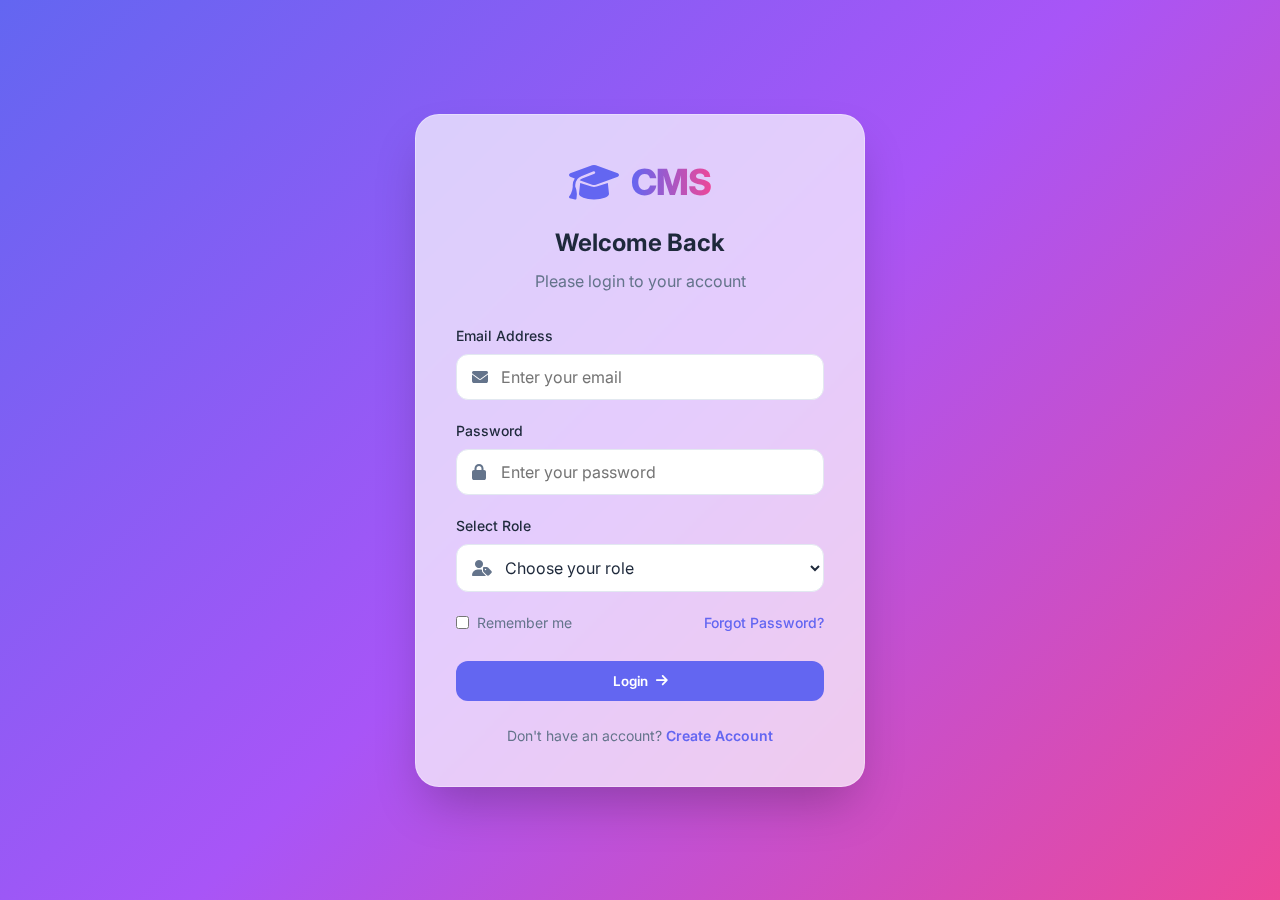
<file: index.html>
<!DOCTYPE html>
<html lang="en">
<head>
    <meta charset="UTF-8">
    <meta name="viewport" content="width=device-width, initial-scale=1.0">
    <title>CMS - Class Management System</title>
    <!-- Google Fonts -->
    <link href="https://fonts.googleapis.com/css2?family=Inter:wght@300;400;500;600;700&display=swap" rel="stylesheet">
    <!-- Font Awesome for Icons -->
    <link rel="stylesheet" href="https://cdnjs.cloudflare.com/ajax/libs/font-awesome/6.4.0/css/all.min.css">
    <!-- Styles -->
    <link rel="stylesheet" href="css/style.css">
    <link rel="stylesheet" href="css/auth.css">
</head>
<body>
    <div class="auth-container">
        <div class="auth-box glass animate-fade-in">
            <div class="auth-header">
                <div class="logo">
                    <i class="fas fa-graduation-cap"></i>
                    <h1>CMS</h1>
                </div>
                <h2>Welcome Back</h2>
                <p>Please login to your account</p>
            </div>

            <form id="loginForm" class="auth-form">
                <div class="form-group">
                    <label for="email">Email Address</label>
                    <div class="input-icon">
                        <i class="fas fa-envelope"></i>
                        <input type="email" id="email" placeholder="Enter your email" required>
                    </div>
                </div>

                <div class="form-group">
                    <label for="password">Password</label>
                    <div class="input-icon">
                        <i class="fas fa-lock"></i>
                        <input type="password" id="password" placeholder="Enter your password" required>
                    </div>
                </div>

                <div class="form-group">
                    <label for="role">Select Role</label>
                    <div class="input-icon">
                        <i class="fas fa-user-tag"></i>
                        <select id="role" required>
                            <option value="" disabled selected>Choose your role</option>
                            <option value="admin">Admin</option>
                            <option value="teacher">Teacher</option>
                            <option value="student">Student</option>
                        </select>
                    </div>
                </div>

                <div class="form-footer">
                    <label class="remember-me">
                        <input type="checkbox"> Remember me
                    </label>
                    <a href="#" class="forgot-password">Forgot Password?</a>
                </div>

                <button type="submit" class="btn btn-primary btn-block">
                    Login <i class="fas fa-arrow-right"></i>
                </button>
            </form>

            <div class="auth-bottom">
                <p>Don't have an account? <a href="signup.html">Create Account</a></p>
            </div>
        </div>
    </div>

    <!-- Scripts -->
    <script src="js/utils.js"></script>
    <script src="js/storage.js"></script>
    <script src="js/auth.js"></script>
</body>
</html>
</file>
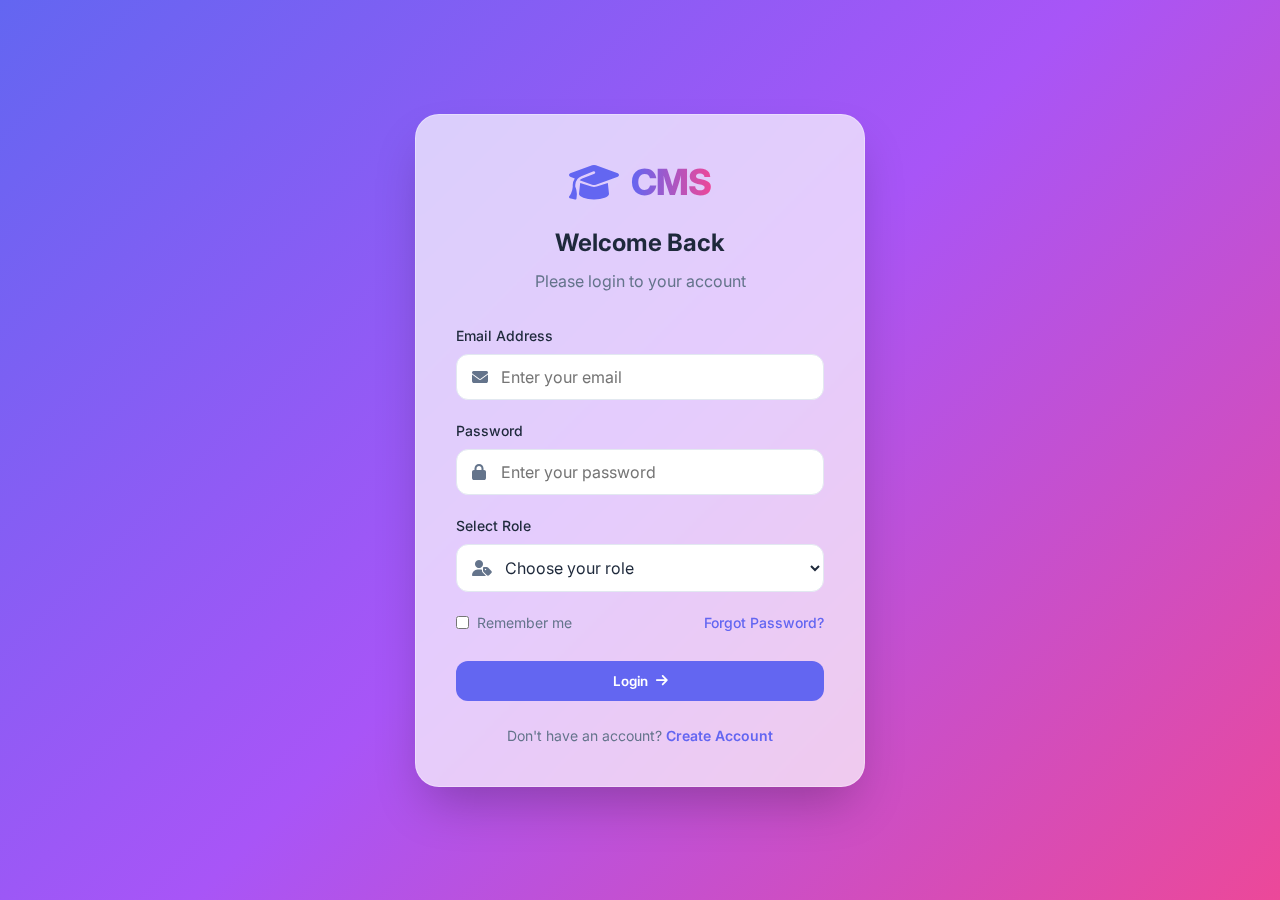
<file: admin-dashboard.html>
<!DOCTYPE html>
<html lang="en">

<head>
    <meta charset="UTF-8">
    <meta name="viewport" content="width=device-width, initial-scale=1.0">
    <title>Admin Dashboard - CMS</title>
    <!-- Google Fonts -->
    <link href="https://fonts.googleapis.com/css2?family=Inter:wght@300;400;500;600;700&display=swap" rel="stylesheet">
    <!-- Font Awesome -->
    <link rel="stylesheet" href="https://cdnjs.cloudflare.com/ajax/libs/font-awesome/6.4.0/css/all.min.css">
    <!-- Styles -->
    <link rel="stylesheet" href="css/style.css">
    <link rel="stylesheet" href="css/admin.css">
</head>

<body>
    <div class="dashboard-container">
        <!-- Sidebar -->
        <aside class="sidebar">
            <div class="sidebar-header">
                <i class="fas fa-graduation-cap"></i>
                <span>CMS Admin</span>
            </div>
            <nav class="sidebar-nav">
                <ul>
                    <li class="active" data-tab="overview">
                        <i class="fas fa-th-large"></i> Overview
                    </li>
                    <li data-tab="students">
                        <i class="fas fa-user-graduate"></i> Students
                    </li>
                    <li data-tab="teachers">
                        <i class="fas fa-chalkboard-teacher"></i> Teachers
                    </li>
                    <li data-tab="classes">
                        <i class="fas fa-school"></i> Classes
                    </li>
                    <li data-tab="subjects">
                        <i class="fas fa-book"></i> Subjects
                    </li>
                    <li data-tab="settings">
                        <i class="fas fa-cog"></i> Settings
                    </li>
                </ul>
            </nav>
            <div class="sidebar-footer">
                <button class="btn-logout" onclick="Storage.logout()">
                    <i class="fas fa-sign-out-alt"></i> Logout
                </button>
            </div>
        </aside>

        <!-- Main Content -->
        <main class="main-content">
            <header class="top-bar">
                <div class="search-box">
                    <i class="fas fa-search"></i>
                    <input type="text" placeholder="Search anything...">
                </div>
                <div class="top-bar-right">
                    <button class="theme-toggle" onclick="Utils.toggleTheme()">
                        <i class="fas fa-moon"></i>
                    </button>
                    <div class="user-profile">
                        <img src="https://ui-avatars.com/api/?name=Admin+User&background=6366f1&color=fff" alt="Admin">
                        <span id="admin-name">Admin User</span>
                    </div>
                </div>
            </header>

            <div class="content-body">
                <!-- Overview Tab -->
                <section id="overview-tab" class="tab-content active">
                    <div class="stats-grid">
                        <div class="stat-card animate-slide-up">
                            <div class="stat-icon purple"><i class="fas fa-user-graduate"></i></div>
                            <div class="stat-info">
                                <h3 id="stat-students">0</h3>
                                <p>Total Students</p>
                            </div>
                        </div>
                        <div class="stat-card animate-slide-up" style="animation-delay: 0.1s">
                            <div class="stat-icon blue"><i class="fas fa-chalkboard-teacher"></i></div>
                            <div class="stat-info">
                                <h3 id="stat-teachers">0</h3>
                                <p>Total Teachers</p>
                            </div>
                        </div>
                        <div class="stat-card animate-slide-up" style="animation-delay: 0.2s">
                            <div class="stat-icon pink"><i class="fas fa-school"></i></div>
                            <div class="stat-info">
                                <h3 id="stat-classes">0</h3>
                                <p>Total Classes</p>
                            </div>
                        </div>
                        <div class="stat-card animate-slide-up" style="animation-delay: 0.3s">
                            <div class="stat-icon orange"><i class="fas fa-book"></i></div>
                            <div class="stat-info">
                                <h3 id="stat-subjects">0</h3>
                                <p>Total Subjects</p>
                            </div>
                        </div>
                    </div>

                    <div class="recent-activity card mt-2">
                        <div class="card-header">
                            <h2>Recent Activity</h2>
                            <button class="btn btn-sm">View All</button>
                        </div>
                        <div class="activity-list" id="recent-activity-list">
                            <!-- Activities will be injected here -->
                            <p class="text-muted text-center p-2">No recent activity found.</p>
                        </div>
                    </div>
                </section>

                <!-- Students Tab -->
                <section id="students-tab" class="tab-content">
                    <div class="section-header">
                        <h2>Students Management</h2>
                        <div class="filters">
                            <select id="filter-fee" onchange="Admin.renderStudents()">
                                <option value="">All Fee Status</option>
                                <option value="Paid">Paid</option>
                                <option value="Pending">Pending</option>
                            </select>
                            <select id="filter-class" onchange="Admin.renderStudents()">
                                <option value="">All Classes</option>
                                <!-- Populated via JS -->
                            </select>
                            <button class="btn btn-primary" onclick="Admin.openModal('student')">
                                <i class="fas fa-plus"></i> Add Student
                            </button>
                        </div>
                    </div>
                    <div class="table-container card">
                        <table id="students-table">
                            <thead>
                                <tr>
                                    <th>Name</th>
                                    <th>Class</th>
                                    <th>Roll No</th>
                                    <th>Attendance</th>
                                    <th>Performance</th>
                                    <th>Fee Status</th>
                                    <th>Actions</th>
                                </tr>
                            </thead>
                            <tbody>
                                <!-- Students data -->
                            </tbody>
                        </table>
                    </div>
                </section>

                <!-- Teachers Tab -->
                <section id="teachers-tab" class="tab-content">
                    <div class="section-header">
                        <h2>Teachers Management</h2>
                        <button class="btn btn-primary" onclick="Admin.openModal('teacher')">
                            <i class="fas fa-plus"></i> Add Teacher
                        </button>
                    </div>
                    <div class="table-container card">
                        <table id="teachers-table">
                            <thead>
                                <tr>
                                    <th>Name</th>
                                    <th>Email</th>
                                    <th>Subject</th>
                                    <th>Actions</th>
                                </tr>
                            </thead>
                            <tbody></tbody>
                        </table>
                    </div>
                </section>

                <!-- Classes Tab -->
                <section id="classes-tab" class="tab-content">
                    <div class="section-header">
                        <h2>Classes Management</h2>
                        <button class="btn btn-primary" onclick="Admin.openModal('class')">
                            <i class="fas fa-plus"></i> Add Class
                        </button>
                    </div>
                    <div class="table-container card">
                        <table id="classes-table">
                            <thead>
                                <tr>
                                    <th>Class Name</th>
                                    <th>Section</th>
                                    <th>Class Teacher</th>
                                    <th>Actions</th>
                                </tr>
                            </thead>
                            <tbody></tbody>
                        </table>
                    </div>
                </section>

                <!-- Subjects Tab -->
                <section id="subjects-tab" class="tab-content">
                    <div class="section-header">
                        <h2>Subjects Management</h2>
                        <button class="btn btn-primary" onclick="Admin.openModal('subject')">
                            <i class="fas fa-plus"></i> Add Subject
                        </button>
                    </div>
                    <div class="table-container card">
                        <table id="subjects-table">
                            <thead>
                                <tr>
                                    <th>Subject Name</th>
                                    <th>Subject Code</th>
                                    <th>Teacher</th>
                                    <th>Actions</th>
                                </tr>
                            </thead>
                            <tbody></tbody>
                        </table>
                    </div>
                </section>
            </div>
        </main>
    </div>

    <!-- Modals -->
    <div id="modal-container" class="modal-overlay">
        <!-- Modals will be injected via JS -->
    </div>

    <!-- Scripts -->
    <script src="js/utils.js"></script>
    <script src="js/storage.js"></script>
    <script src="js/admin.js"></script>
</body>

</html>
</file>
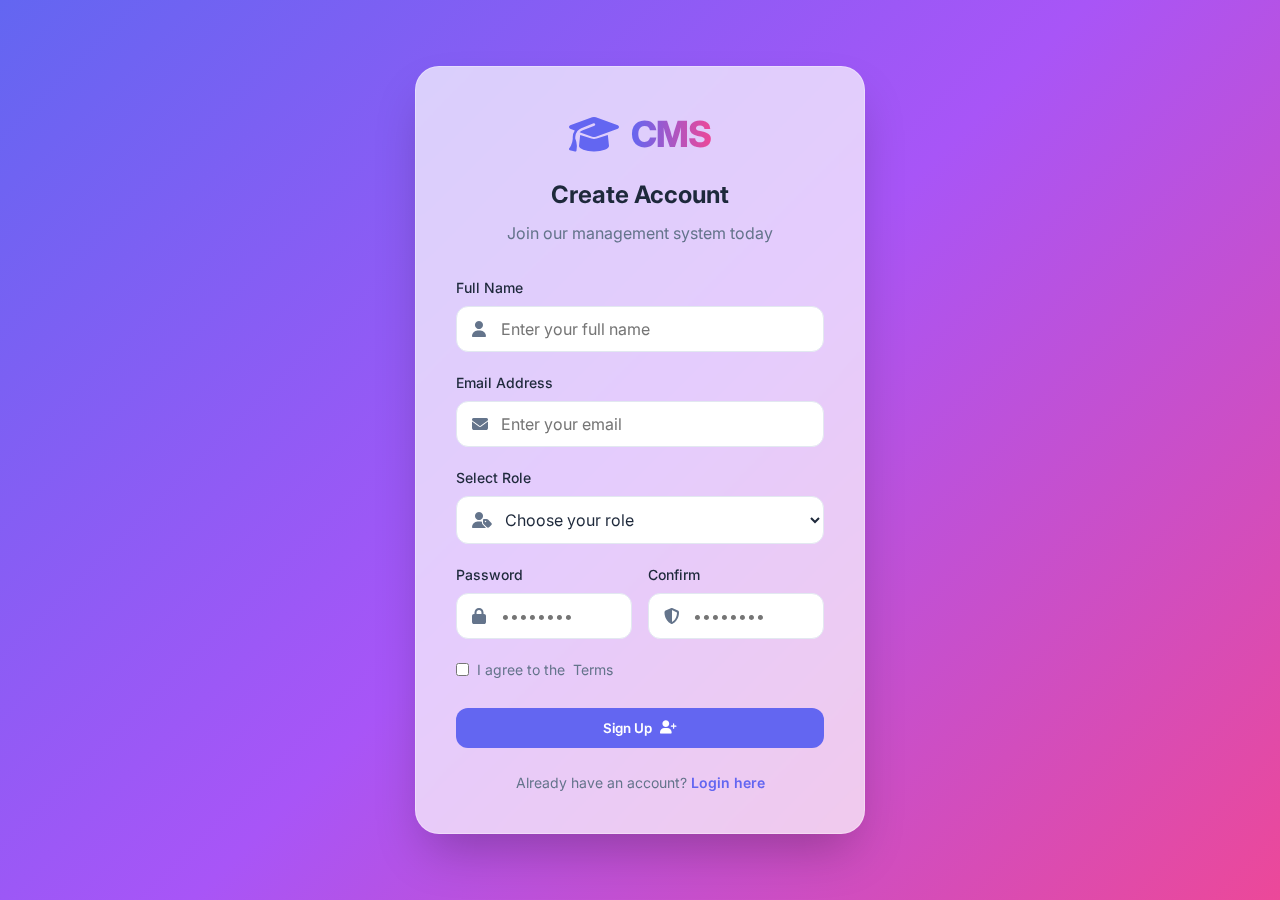
<file: signup.html>
<!DOCTYPE html>
<html lang="en">

<head>
    <meta charset="UTF-8">
    <meta name="viewport" content="width=device-width, initial-scale=1.0">
    <title>CMS - Signup</title>
    <!-- Google Fonts -->
    <link href="https://fonts.googleapis.com/css2?family=Inter:wght@300;400;500;600;700&display=swap" rel="stylesheet">
    <!-- Font Awesome for Icons -->
    <link rel="stylesheet" href="https://cdnjs.cloudflare.com/ajax/libs/font-awesome/6.4.0/css/all.min.css">
    <!-- Styles -->
    <link rel="stylesheet" href="css/style.css">
    <link rel="stylesheet" href="css/auth.css">
</head>

<body>
    <div class="auth-container">
        <div class="auth-box glass animate-fade-in">
            <div class="auth-header">
                <div class="logo">
                    <i class="fas fa-graduation-cap"></i>
                    <h1>CMS</h1>
                </div>
                <h2>Create Account</h2>
                <p>Join our management system today</p>
            </div>

            <form id="signupForm" class="auth-form">
                <div class="form-group">
                    <label for="name">Full Name</label>
                    <div class="input-icon">
                        <i class="fas fa-user"></i>
                        <input type="text" id="name" placeholder="Enter your full name" required>
                    </div>
                </div>

                <div class="form-group">
                    <label for="email">Email Address</label>
                    <div class="input-icon">
                        <i class="fas fa-envelope"></i>
                        <input type="email" id="email" placeholder="Enter your email" required>
                    </div>
                </div>

                <div class="form-group">
                    <label for="role">Select Role</label>
                    <div class="input-icon">
                        <i class="fas fa-user-tag"></i>
                        <select id="role" required>
                            <option value="" disabled selected>Choose your role</option>
                            <option value="admin">Admin</option>
                            <option value="teacher">Teacher</option>
                            <option value="student">Student</option>
                        </select>
                    </div>
                </div>

                <div class="grid-2">
                    <div class="form-group">
                        <label for="password">Password</label>
                        <div class="input-icon">
                            <i class="fas fa-lock"></i>
                            <input type="password" id="password" placeholder="••••••••" required>
                        </div>
                    </div>
                    <div class="form-group">
                        <label for="confirm-password">Confirm</label>
                        <div class="input-icon">
                            <i class="fas fa-shield-alt"></i>
                            <input type="password" id="confirm-password" placeholder="••••••••" required>
                        </div>
                    </div>
                </div>

                <div class="form-footer">
                    <label class="remember-me">
                        <input type="checkbox" required> I agree to the <a href="#">Terms</a>
                    </label>
                </div>

                <button type="submit" class="btn btn-primary btn-block">
                    Sign Up <i class="fas fa-user-plus"></i>
                </button>
            </form>

            <div class="auth-bottom">
                <p>Already have an account? <a href="index.html">Login here</a></p>
            </div>
        </div>
    </div>

    <style>
        .grid-2 {
            display: grid;
            grid-template-columns: 1fr 1fr;
            gap: 1rem;
        }

        @media (max-width: 480px) {
            .grid-2 {
                grid-template-columns: 1fr;
            }
        }
    </style>

    <!-- Scripts -->
    <script src="js/utils.js"></script>
    <script src="js/storage.js"></script>
    <script src="js/auth.js"></script>
</body>

</html>
</file>
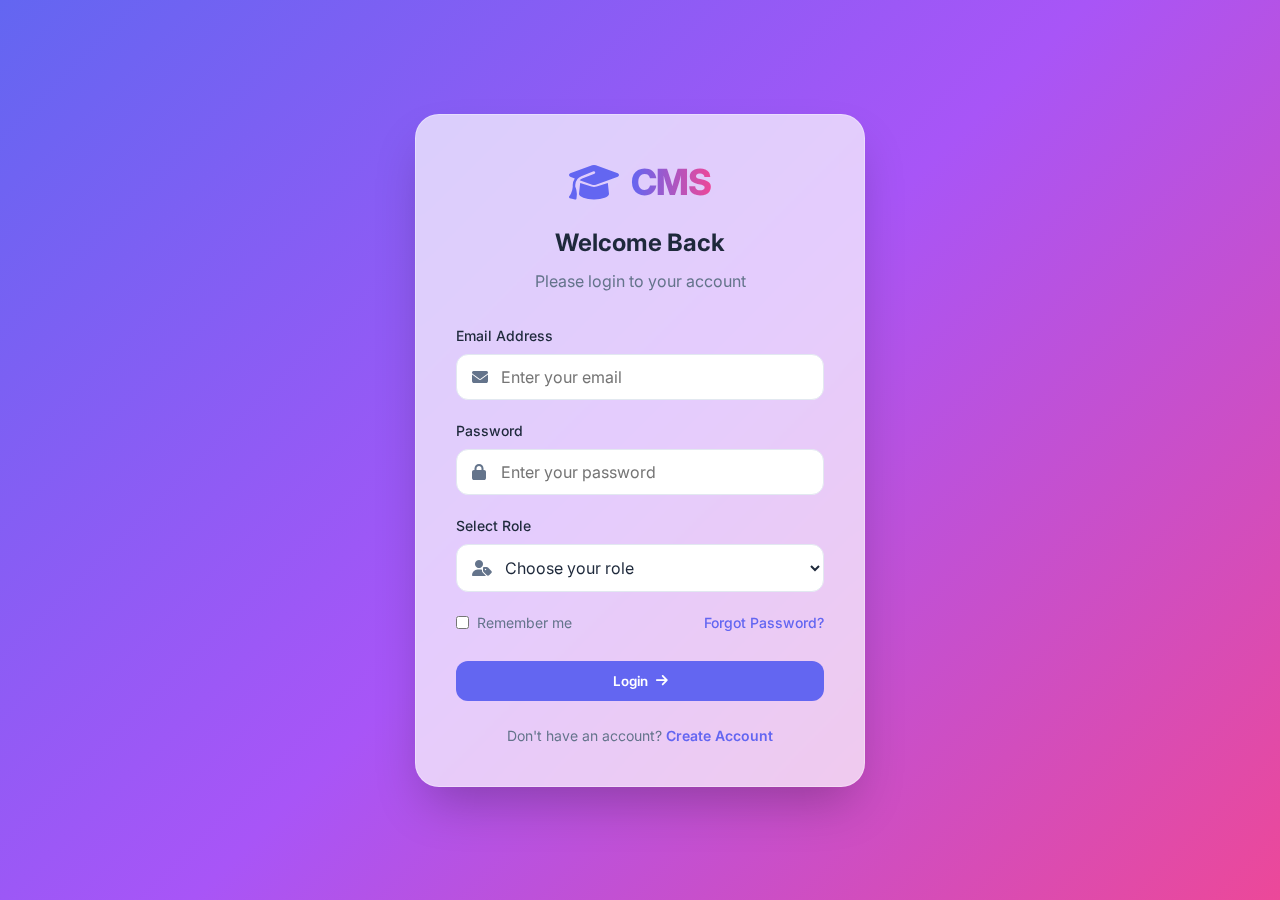
<file: student-dashboard.html>
<!DOCTYPE html>
<html lang="en">

<head>
    <meta charset="UTF-8">
    <meta name="viewport" content="width=device-width, initial-scale=1.0">
    <title>Student Dashboard - CMS</title>
    <!-- Google Fonts -->
    <link href="https://fonts.googleapis.com/css2?family=Inter:wght@300;400;500;600;700&display=swap" rel="stylesheet">
    <!-- Font Awesome -->
    <link rel="stylesheet" href="https://cdnjs.cloudflare.com/ajax/libs/font-awesome/6.4.0/css/all.min.css">
    <!-- Styles -->
    <link rel="stylesheet" href="css/style.css">
    <link rel="stylesheet" href="css/admin.css"> <!-- Reusing dashboard layout -->
    <link rel="stylesheet" href="css/student.css">
</head>

<body>
    <div class="dashboard-container">
        <!-- Sidebar -->
        <aside class="sidebar">
            <div class="sidebar-header">
                <i class="fas fa-graduation-cap"></i>
                <span>CMS Student</span>
            </div>
            <nav class="sidebar-nav">
                <ul>
                    <li class="active" data-tab="overview">
                        <i class="fas fa-home"></i> Dashboard
                    </li>
                    <li data-tab="classes">
                        <i class="fas fa-book-reader"></i> My Classes
                    </li>
                    <li data-tab="attendance">
                        <i class="fas fa-user-check"></i> My Attendance
                    </li>
                    <li data-tab="assignments">
                        <i class="fas fa-tasks"></i> Assignments
                    </li>
                    <li data-tab="grades">
                        <i class="fas fa-award"></i> My Grades
                    </li>
                    <li data-tab="profile">
                        <i class="fas fa-user-circle"></i> My Profile
                    </li>
                </ul>
            </nav>
            <div class="sidebar-footer">
                <button class="btn-logout" onclick="Storage.logout()">
                    <i class="fas fa-sign-out-alt"></i> Logout
                </button>
            </div>
        </aside>

        <!-- Main Content -->
        <main class="main-content">
            <header class="top-bar">
                <div class="search-box">
                    <i class="fas fa-search"></i>
                    <input type="text" placeholder="Search my courses, assignments...">
                </div>
                <div class="top-bar-right">
                    <button class="theme-toggle" onclick="Utils.toggleTheme()">
                        <i class="fas fa-moon"></i>
                    </button>
                    <div class="user-profile">
                        <img src="https://ui-avatars.com/api/?name=Student&background=ec4899&color=fff" alt="Student">
                        <span id="student-name">Student Name</span>
                    </div>
                </div>
            </header>

            <div class="content-body">
                <!-- Overview Tab -->
                <section id="overview-tab" class="tab-content active">
                    <div class="welcome-banner glass animate-fade-in">
                        <div class="welcome-text">
                            <h1>Hello, <span id="welcome-name">Student</span>! 👋</h1>
                            <p>You have 3 assignments due this week. Stay on track!</p>
                        </div>
                        <div class="welcome-image">
                            <!-- Could be an illustration -->
                        </div>
                    </div>

                    <div class="stats-grid mt-2">
                        <div class="stat-card animate-slide-up">
                            <div class="stat-icon purple"><i class="fas fa-book"></i></div>
                            <div class="stat-info">
                                <h3 id="stat-courses">4</h3>
                                <p>Courses Enrolled</p>
                            </div>
                        </div>
                        <div class="stat-card animate-slide-up" style="animation-delay: 0.1s">
                            <div class="stat-icon success-bg"><i class="fas fa-check-circle"></i></div>
                            <div class="stat-info">
                                <h3 id="stat-attendance-perc">92%</h3>
                                <p>Attendance</p>
                            </div>
                        </div>
                        <div class="stat-card animate-slide-up" style="animation-delay: 0.2s">
                            <div class="stat-icon orange"><i class="fas fa-feather-alt"></i></div>
                            <div class="stat-info">
                                <h3 id="stat-avg-grade">A-</h3>
                                <p>Overall Grade</p>
                            </div>
                        </div>
                    </div>

                    <div class="grid-2 mt-2">
                        <div class="card">
                            <div class="card-header">
                                <h2>Today's Schedule</h2>
                            </div>
                            <div class="timeline" id="today-schedule">
                                <!-- Dynamic content -->
                                <p class="text-muted">No classes today.</p>
                            </div>
                        </div>
                        <div class="card">
                            <div class="card-header">
                                <h2>Recent Grades</h2>
                            </div>
                            <div class="grades-list" id="recent-grades">
                                <!-- Dynamic content -->
                                <p class="text-muted">No grades posted yet.</p>
                            </div>
                        </div>
                    </div>
                </section>

                <!-- Classes Tab -->
                <section id="classes-tab" class="tab-content">
                    <div class="section-header">
                        <h2>My Enrolled Classes</h2>
                    </div>
                    <div class="classes-grid" id="enrolled-classes-list">
                        <!-- Class Cards -->
                    </div>
                </section>

                <!-- Attendance Tab -->
                <section id="attendance-tab" class="tab-content">
                    <div class="section-header">
                        <h2>My Attendance Records</h2>
                    </div>
                    <div class="card p-0">
                        <div class="attendance-history" id="attendance-history-list">
                            <!-- Table or Calendar view -->
                        </div>
                    </div>
                </section>

                <!-- Assignments Tab -->
                <section id="assignments-tab" class="tab-content">
                    <div class="section-header">
                        <h2>My Assignments</h2>
                        <div class="filters">
                            <select id="assignment-status-filter">
                                <option value="all">All Status</option>
                                <option value="pending">Pending</option>
                                <option value="completed">Completed</option>
                            </select>
                        </div>
                    </div>
                    <div class="assignments-timeline" id="student-assignments-list">
                        <!-- Assignment Timeline -->
                    </div>
                </section>

                <!-- Grades Tab -->
                <section id="grades-tab" class="tab-content">
                    <div class="grades-container" id="student-grades-list">
                        <!-- Semester-wise grades -->
                    </div>
                </section>
            </div>
            <!-- Modal Container for Course Details, Materials, etc. -->
            <div id="modal-container" class="modal-container" style="display: none;"></div>
        </main>
    </div>

    <script src="js/utils.js"></script>
    <script src="js/storage.js"></script>
    <script src="js/student.js"></script>
</body>

</html>
</file>
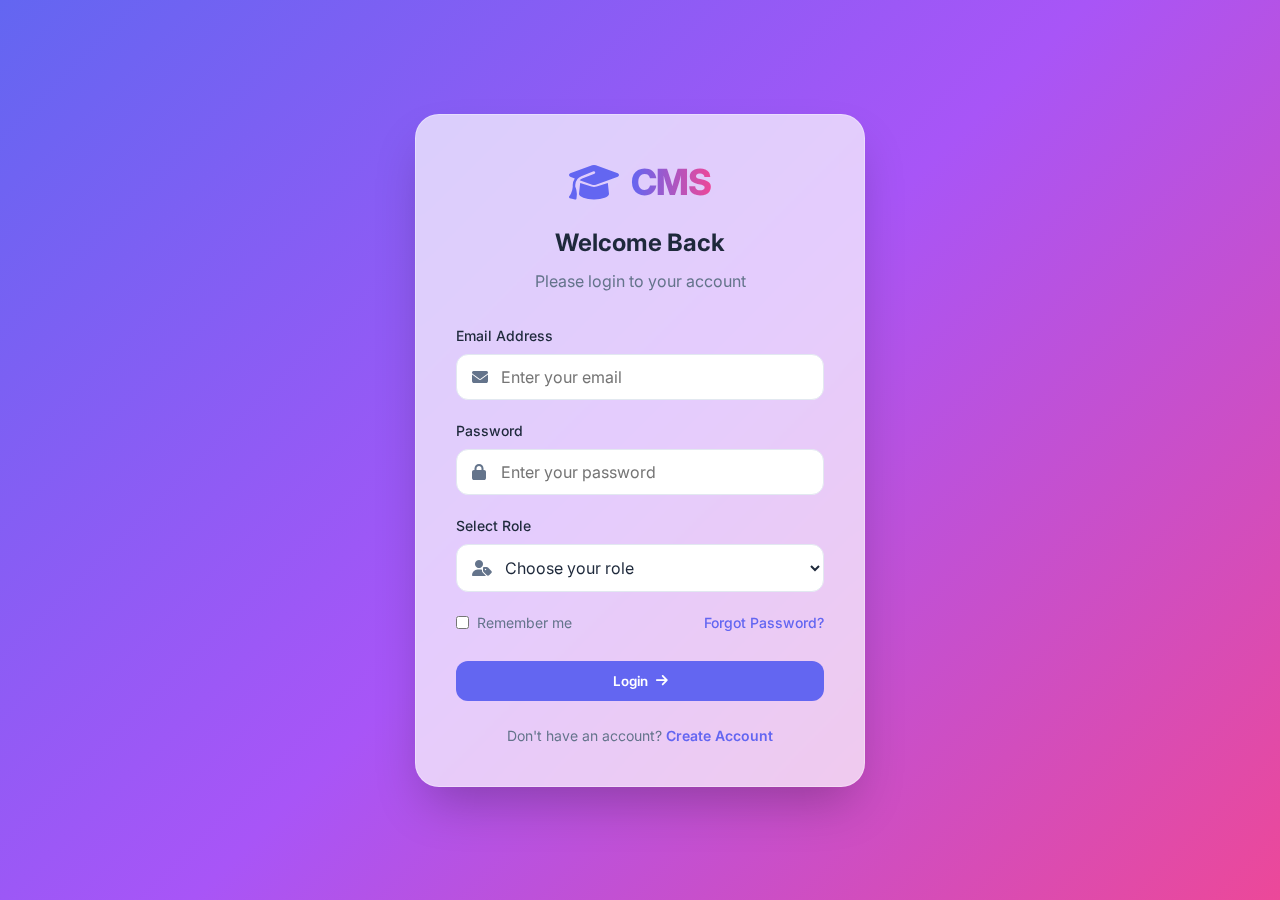
<file: teacher-dashboard.html>
<!DOCTYPE html>
<html lang="en">

<head>
    <meta charset="UTF-8">
    <meta name="viewport" content="width=device-width, initial-scale=1.0">
    <title>Teacher Dashboard - CMS</title>
    <!-- Google Fonts -->
    <link href="https://fonts.googleapis.com/css2?family=Inter:wght@300;400;500;600;700&display=swap" rel="stylesheet">
    <!-- Font Awesome -->
    <link rel="stylesheet" href="https://cdnjs.cloudflare.com/ajax/libs/font-awesome/6.4.0/css/all.min.css">
    <!-- Styles -->
    <link rel="stylesheet" href="css/style.css">
    <link rel="stylesheet" href="css/admin.css"> <!-- Reusing dashboard layout -->
    <link rel="stylesheet" href="css/teacher.css">
</head>

<body>
    <div class="dashboard-container">
        <!-- Sidebar -->
        <aside class="sidebar">
            <div class="sidebar-header">
                <i class="fas fa-graduation-cap"></i>
                <span>CMS Teacher</span>
            </div>
            <nav class="sidebar-nav">
                <ul>
                    <li class="active" data-tab="overview">
                        <i class="fas fa-chart-line"></i> Dashboard
                    </li>
                    <li data-tab="attendance">
                        <i class="fas fa-calendar-check"></i> Attendance
                    </li>
                    <li data-tab="assignments">
                        <i class="fas fa-tasks"></i> Assignments
                    </li>
                    <li data-tab="grades">
                        <i class="fas fa-star"></i> Grades/Marks
                    </li>
                    <li data-tab="my-classes">
                        <i class="fas fa-chalkboard"></i> My Classes
                    </li>
                    <li data-tab="profile">
                        <i class="fas fa-user-circle"></i> Profile
                    </li>
                </ul>
            </nav>
            <div class="sidebar-footer">
                <button class="btn-logout" onclick="Storage.logout()">
                    <i class="fas fa-sign-out-alt"></i> Logout
                </button>
            </div>
        </aside>

        <!-- Main Content -->
        <main class="main-content">
            <header class="top-bar">
                <div class="search-box">
                    <i class="fas fa-search"></i>
                    <input type="text" placeholder="Search students, assignments...">
                </div>
                <div class="top-bar-right">
                    <button class="theme-toggle" onclick="Utils.toggleTheme()">
                        <i class="fas fa-moon"></i>
                    </button>
                    <div class="user-profile">
                        <img src="https://ui-avatars.com/api/?name=Teacher&background=10b981&color=fff" alt="Teacher">
                        <span id="teacher-name">Teacher Name</span>
                    </div>
                </div>
            </header>

            <div class="content-body">
                <!-- Overview Tab -->
                <section id="overview-tab" class="tab-content active">
                    <div class="stats-grid">
                        <div class="stat-card animate-slide-up">
                            <div class="stat-icon purple"><i class="fas fa-users"></i></div>
                            <div class="stat-info">
                                <h3 id="stat-total-students">0</h3>
                                <p>My Students</p>
                            </div>
                        </div>
                        <div class="stat-card animate-slide-up" style="animation-delay: 0.1s">
                            <div class="stat-icon blue"><i class="fas fa-clock"></i></div>
                            <div class="stat-info">
                                <h3 id="stat-pending-assignments">0</h3>
                                <p>Active Assignments</p>
                            </div>
                        </div>
                        <div class="stat-card animate-slide-up" style="animation-delay: 0.2s">
                            <div class="stat-icon success-bg"><i class="fas fa-check-double"></i></div>
                            <div class="stat-info">
                                <h3 id="stat-avg-attendance">0%</h3>
                                <p>Avg. Attendance</p>
                            </div>
                        </div>
                    </div>

                    <div class="grid-2 mt-2">
                        <div class="card">
                            <div class="card-header">
                                <h2>Upcoming Classes</h2>
                            </div>
                            <div class="list-container" id="upcoming-classes">
                                <!-- Dynamic content -->
                                <p class="text-muted">No classes scheduled.</p>
                            </div>
                        </div>
                        <div class="card">
                            <div class="card-header">
                                <h2>Pending Assignments</h2>
                            </div>
                            <div class="list-container" id="pending-grading">
                                <!-- Dynamic content -->
                                <p class="text-muted">All caught up!</p>
                            </div>
                        </div>
                    </div>
                </section>

                <!-- Attendance Tab -->
                <section id="attendance-tab" class="tab-content">
                    <div class="section-header">
                        <h2>Attendance Marking</h2>
                        <div class="filters">
                            <select id="attendance-class-select">
                                <option value="" disabled selected>Select Class</option>
                            </select>
                            <input type="date" id="attendance-date" value="${new Date().toISOString().split('T')[0]}">
                            <button class="btn btn-primary" onclick="Teacher.loadAttendanceList()">
                                <i class="fas fa-sync"></i> Load List
                            </button>
                        </div>
                    </div>
                    <div class="table-container card">
                        <table id="attendance-table">
                            <thead>
                                <tr>
                                    <th>Roll No</th>
                                    <th>Student Name</th>
                                    <th>Status</th>
                                    <th>Remark</th>
                                </tr>
                            </thead>
                            <tbody></tbody>
                        </table>
                        <div class="table-footer p-1">
                            <button class="btn btn-primary" onclick="Teacher.saveAttendance()">
                                <i class="fas fa-save"></i> Save Attendance
                            </button>
                        </div>
                    </div>
                </section>

                <!-- Assignments Tab -->
                <section id="assignments-tab" class="tab-content">
                    <div class="section-header">
                        <h2>Assignments Management</h2>
                        <button class="btn btn-primary" onclick="Teacher.openAssignmentModal()">
                            <i class="fas fa-plus"></i> Create Assignment
                        </button>
                    </div>
                    <div class="assignments-grid" id="assignments-list">
                        <!-- Assignment Cards -->
                    </div>
                </section>

                <!-- Grades Tab -->
                <section id="grades-tab" class="tab-content">
                    <div class="section-header">
                        <h2>Grades & Marks</h2>
                    </div>
                    <div class="card filter-card mb-1">
                        <div class="grid-3">
                            <select id="grades-class-select">
                                <option>Select Class</option>
                            </select>
                            <select id="grades-subject-select">
                                <option>Select Subject</option>
                            </select>
                            <button class="btn btn-primary" onclick="Teacher.loadGradesTable()">View Marks</button>
                        </div>
                    </div>
                    <div class="table-container card">
                        <table id="grades-table">
                            <thead>
                                <tr>
                                    <th>Student</th>
                                    <th>Marks (100)</th>
                                    <th>Grade</th>
                                    <th>Actions</th>
                                </tr>
                            </thead>
                            <tbody></tbody>
                        </table>
                    </div>
                </section>

                <!-- My Classes Tab -->
                <section id="my-classes-tab" class="tab-content">
                    <div class="section-header">
                        <h2>My Classes</h2>
                        <button class="btn btn-primary" onclick="Teacher.openClassModal()">
                            <i class="fas fa-plus"></i> Add Class
                        </button>
                    </div>

                    <div id="classes-grid" class="classes-grid">
                        <!-- Dynamic Class Cards -->
                    </div>

                    <!-- Hidden container for class students view -->
                    <div id="class-students-view" style="display: none;" class="mt-2">
                        <div class="section-header">
                            <h3 id="viewing-class-title">Class Students</h3>
                            <button class="btn btn-secondary" onclick="Teacher.closeStudentView()">
                                <i class="fas fa-arrow-left"></i> Back to Classes
                            </button>
                        </div>
                        <div class="card table-container">
                            <table id="class-students-table">
                                <thead>
                                    <tr>
                                        <th>Roll No</th>
                                        <th>Name</th>
                                        <th>Email</th>
                                        <th>Parent Contact</th>
                                    </tr>
                                </thead>
                                <tbody></tbody>
                            </table>
                        </div>
                    </div>
                </section>
            </div>
        </main>
    </div>

    <!-- Modals -->
    <div id="modal-container" class="modal-overlay"></div>

    <script src="js/utils.js"></script>
    <script src="js/storage.js"></script>
    <script src="js/teacher.js"></script>
</body>

</html>
</file>
<file: css/style.css>
:root {
    --primary-color: #6366f1;
    --primary-hover: #4f46e5;
    --secondary-color: #ec4899;
    --accent-color: #f59e0b;
    --bg-color: #f8fafc;
    --card-bg: #ffffff;
    --text-main: #1e293b;
    --text-muted: #64748b;
    --border-color: #e2e8f0;
    --success: #10b981;
    --error: #ef4444;
    --warning: #f59e0b;
    --info: #3b82f6;
    --shadow-sm: 0 1px 2px 0 rgb(0 0 0 / 0.05);
    --shadow: 0 4px 6px -1px rgb(0 0 0 / 0.1), 0 2px 4px -2px rgb(0 0 0 / 0.1);
    --shadow-lg: 0 10px 15px -3px rgb(0 0 0 / 0.1), 0 4px 6px -4px rgb(0 0 0 / 0.1);
    --radius: 0.75rem;
    --transition: all 0.3s ease;
}

[data-theme="dark"] {
    --bg-color: #0f172a;
    --card-bg: #1e293b;
    --text-main: #f1f5f9;
    --text-muted: #94a3b8;
    --border-color: #334155;
    --shadow: 0 4px 6px -1px rgb(0 0 0 / 0.5);
}

* {
    margin: 0;
    padding: 0;
    box-sizing: border-box;
    font-family: 'Inter', system-ui, -apple-system, sans-serif;
}

body {
    background-color: var(--bg-color);
    color: var(--text-main);
    line-height: 1.5;
    overflow-x: hidden;
    transition: var(--transition);
}

a {
    text-decoration: none;
    color: inherit;
}

button {
    cursor: pointer;
    border: none;
    outline: none;
    background: none;
    font-family: inherit;
    transition: var(--transition);
}

ul {
    list-style: none;
}

/* Glassmorphism Classes */
.glass {
    background: rgba(255, 255, 255, 0.7);
    backdrop-filter: blur(10px);
    -webkit-backdrop-filter: blur(10px);
    border: 1px solid rgba(255, 255, 255, 0.3);
}

[data-theme="dark"] .glass {
    background: rgba(30, 41, 59, 0.7);
    border: 1px solid rgba(255, 255, 255, 0.1);
}

/* Common Layout Components */
.container {
    max-width: 1280px;
    margin: 0 auto;
    padding: 0 1.5rem;
}

.btn {
    padding: 0.75rem 1.5rem;
    border-radius: var(--radius);
    font-weight: 600;
    display: inline-flex;
    align-items: center;
    justify-content: center;
    gap: 0.5rem;
}

.btn-primary {
    background: var(--primary-color);
    color: white;
}

.btn-primary:hover {
    background: var(--primary-hover);
    transform: translateY(-2px);
    box-shadow: var(--shadow-lg);
}

.card {
    background: var(--card-bg);
    border-radius: var(--radius);
    padding: 1.5rem;
    border: 1px solid var(--border-color);
    box-shadow: var(--shadow);
    transition: var(--transition);
}

/* Animations */
@keyframes fadeIn {
    from { opacity: 0; }
    to { opacity: 1; }
}

@keyframes slideUp {
    from { transform: translateY(20px); opacity: 0; }
    to { transform: translateY(0); opacity: 1; }
}

.animate-fade-in {
    animation: fadeIn 0.5s ease-out forwards;
}

.animate-slide-up {
    animation: slideUp 0.5s ease-out forwards;
}
</file>
<file: css/auth.css>
.auth-container {
    min-height: 100vh;
    display: flex;
    align-items: center;
    justify-content: center;
    background: linear-gradient(135deg, #6366f1 0%, #a855f7 50%, #ec4899 100%);
    padding: 1.5rem;
}

.auth-box {
    width: 100%;
    max-width: 450px;
    padding: 2.5rem;
    border-radius: 1.5rem;
    box-shadow: 0 25px 50px -12px rgba(0, 0, 0, 0.25);
}

.auth-header {
    text-align: center;
    margin-bottom: 2rem;
}

.logo {
    display: flex;
    align-items: center;
    justify-content: center;
    gap: 0.75rem;
    margin-bottom: 1rem;
}

.logo i {
    font-size: 2.5rem;
    color: var(--primary-color);
}

.logo h1 {
    font-size: 2.25rem;
    font-weight: 800;
    letter-spacing: -0.025em;
    background: linear-gradient(to right, var(--primary-color), var(--secondary-color));
    -webkit-background-clip: text;
    -webkit-text-fill-color: transparent;
}

.auth-header h2 {
    font-size: 1.5rem;
    color: var(--text-main);
    margin-bottom: 0.5rem;
}

.auth-header p {
    color: var(--text-muted);
}

.auth-form {
    display: flex;
    flex-direction: column;
    gap: 1.25rem;
}

.form-group {
    display: flex;
    flex-direction: column;
    gap: 0.5rem;
}

.form-group label {
    font-size: 0.875rem;
    font-weight: 500;
    color: var(--text-main);
}

.input-icon {
    position: relative;
    display: flex;
    align-items: center;
}

.input-icon i {
    position: absolute;
    left: 1rem;
    color: var(--text-muted);
    font-size: 1rem;
}

.input-icon input,
.input-icon select {
    width: 100%;
    padding: 0.75rem 1rem 0.75rem 2.75rem;
    border: 1px solid var(--border-color);
    border-radius: var(--radius);
    background: var(--card-bg);
    color: var(--text-main);
    font-size: 1rem;
    transition: var(--transition);
}

.input-icon input:focus,
.input-icon select:focus {
    border-color: var(--primary-color);
    box-shadow: 0 0 0 4px rgba(99, 102, 241, 0.1);
    outline: none;
}

.form-footer {
    display: flex;
    align-items: center;
    justify-content: space-between;
    font-size: 0.875rem;
}

.remember-me {
    display: flex;
    align-items: center;
    gap: 0.5rem;
    cursor: pointer;
    color: var(--text-muted);
}

.forgot-password {
    color: var(--primary-color);
    font-weight: 500;
}

.btn-block {
    width: 100%;
    margin-top: 0.5rem;
}

.auth-bottom {
    margin-top: 1.5rem;
    text-align: center;
    font-size: 0.875rem;
    color: var(--text-muted);
}

.auth-bottom a {
    color: var(--primary-color);
    font-weight: 600;
}

/* Error States */
.input-icon input.error,
.input-icon select.error {
    border-color: var(--error);
}

/* Toast Styling (Temporary here until moved to global) */
.toast {
    padding: 1rem 1.5rem;
    border-radius: var(--radius);
    background: white;
    box-shadow: var(--shadow-lg);
    display: flex;
    align-items: center;
    min-width: 250px;
    border-left: 4px solid var(--info);
    pointer-events: auto;
}

.toast-success {
    border-left-color: var(--success);
}

.toast-error {
    border-left-color: var(--error);
}

.toast-warning {
    border-left-color: var(--warning);
}

.toast-content {
    display: flex;
    align-items: center;
    justify-content: space-between;
    width: 100%;
    gap: 1rem;
}

.toast-close {
    font-size: 1.25rem;
    color: var(--text-muted);
}
</file>
<file: css/admin.css>
.dashboard-container {
    display: flex;
    min-height: 100vh;
}

/* Sidebar */
.sidebar {
    width: 260px;
    background: var(--card-bg);
    border-right: 1px solid var(--border-color);
    display: flex;
    flex-direction: column;
    padding: 1.5rem;
    transition: var(--transition);
}

.sidebar-header {
    display: flex;
    align-items: center;
    gap: 1rem;
    font-size: 1.5rem;
    font-weight: 800;
    color: var(--primary-color);
    margin-bottom: 2.5rem;
}

.sidebar-nav ul {
    display: flex;
    flex-direction: column;
    gap: 0.5rem;
}

.sidebar-nav li {
    padding: 0.75rem 1rem;
    border-radius: var(--radius);
    display: flex;
    align-items: center;
    gap: 1rem;
    color: var(--text-muted);
    font-weight: 500;
    cursor: pointer;
    transition: var(--transition);
}

.sidebar-nav li:hover,
.sidebar-nav li.active {
    background: rgba(99, 102, 241, 0.1);
    color: var(--primary-color);
}

.sidebar-nav li i {
    width: 20px;
}

.sidebar-footer {
    margin-top: auto;
}

.btn-logout {
    width: 100%;
    padding: 0.75rem;
    color: var(--error);
    display: flex;
    align-items: center;
    gap: 1rem;
    font-weight: 600;
}

/* Main Content */
.main-content {
    flex: 1;
    display: flex;
    flex-direction: column;
}

.top-bar {
    height: 70px;
    background: var(--card-bg);
    border-bottom: 1px solid var(--border-color);
    display: flex;
    align-items: center;
    justify-content: space-between;
    padding: 0 2rem;
}

.search-box {
    position: relative;
    width: 300px;
}

.search-box i {
    position: absolute;
    left: 1rem;
    top: 50%;
    transform: translateY(-50%);
    color: var(--text-muted);
}

.search-box input {
    width: 100%;
    padding: 0.6rem 1rem 0.6rem 2.5rem;
    border: 1px solid var(--border-color);
    border-radius: 2rem;
    background: var(--bg-color);
    outline: none;
}

.top-bar-right {
    display: flex;
    align-items: center;
    gap: 1.5rem;
}

.theme-toggle {
    font-size: 1.25rem;
    color: var(--text-muted);
}

.user-profile {
    display: flex;
    align-items: center;
    gap: 0.75rem;
}

.user-profile img {
    width: 40px;
    height: 40px;
    border-radius: 50%;
}

.content-body {
    padding: 2rem;
    background: var(--bg-color);
    flex: 1;
    overflow-y: auto;
}

/* Tabs */
.tab-content {
    display: none;
}

.tab-content.active {
    display: block;
}

/* Stats Grid */
.stats-grid {
    display: grid;
    grid-template-columns: repeat(auto-fit, minmax(240px, 1fr));
    gap: 1.5rem;
    margin-bottom: 2rem;
}

.stat-card {
    background: var(--card-bg);
    padding: 1.5rem;
    border-radius: var(--radius);
    border: 1px solid var(--border-color);
    display: flex;
    align-items: center;
    gap: 1.25rem;
    box-shadow: var(--shadow);
}

.stat-icon {
    width: 50px;
    height: 50px;
    border-radius: 1rem;
    display: flex;
    align-items: center;
    justify-content: center;
    font-size: 1.5rem;
}

.stat-icon.purple {
    background: rgba(99, 102, 241, 0.1);
    color: #6366f1;
}

.stat-icon.blue {
    background: rgba(59, 130, 246, 0.1);
    color: #3b82f6;
}

.stat-icon.pink {
    background: rgba(236, 72, 153, 0.1);
    color: #ec4899;
}

.stat-icon.orange {
    background: rgba(245, 158, 11, 0.1);
    color: #f59e0b;
}

.stat-info h3 {
    font-size: 1.75rem;
    font-weight: 700;
}

.stat-info p {
    color: var(--text-muted);
    font-size: 0.875rem;
}

/* Tables */
.section-header {
    display: flex;
    align-items: center;
    justify-content: space-between;
    margin-bottom: 1.5rem;
}

.table-container {
    overflow-x: auto;
}

table {
    width: 100%;
    border-collapse: collapse;
    text-align: left;
}

th {
    background: var(--bg-color);
    padding: 1rem;
    color: var(--text-muted);
    font-weight: 600;
    font-size: 0.875rem;
    text-transform: uppercase;
    letter-spacing: 0.05em;
}

td {
    padding: 1rem;
    border-top: 1px solid var(--border-color);
}

.actions {
    display: flex;
    gap: 0.5rem;
}

.btn-icon {
    width: 32px;
    height: 32px;
    border-radius: 0.5rem;
    display: flex;
    align-items: center;
    justify-content: center;
    font-size: 0.875rem;
    transition: var(--transition);
}

.btn-edit {
    background: rgba(59, 130, 246, 0.1);
    color: #3b82f6;
}

.btn-delete {
    background: rgba(239, 68, 68, 0.1);
    color: #ef4444;
}

.btn-icon:hover {
    transform: scale(1.1);
}

/* Modals */
.modal-overlay {
    position: fixed;
    inset: 0;
    background: rgba(0, 0, 0, 0.5);
    backdrop-filter: blur(4px);
    display: none;
    align-items: center;
    justify-content: center;
    z-index: 1000;
}

.modal {
    background: var(--card-bg);
    width: 100%;
    max-width: 500px;
    border-radius: 1.5rem;
    padding: 2rem;
    box-shadow: var(--shadow-lg);
    animation: slideUp 0.3s ease-out;
}

.modal-header {
    display: flex;
    align-items: center;
    justify-content: space-between;
    margin-bottom: 1.5rem;
}

.user-info {
    display: flex;
    flex-direction: column;
}

.user-info strong {
    color: var(--text-main);
}

.user-info span {
    font-size: 0.75rem;
    color: var(--text-muted);
}

/* Badges */
.badge {
    padding: 0.25rem 0.75rem;
    border-radius: 2rem;
    font-size: 0.75rem;
    font-weight: 600;
}

.badge-info {
    background: rgba(59, 130, 246, 0.1);
    color: #3b82f6;
}

.badge-success {
    background: rgba(16, 185, 129, 0.1);
    color: #10b981;
}

.badge-danger {
    background: rgba(239, 68, 68, 0.1);
    color: #ef4444;
}

.badge-purple {
    background: rgba(168, 85, 247, 0.1);
    color: #a855f7;
}

/* Report Card */
.report-body {
    padding: 1rem 0;
}

.report-section {
    background: var(--bg-color);
    padding: 1rem;
    border-radius: var(--radius);
    border: 1px solid var(--border-color);
}

.progress-bar-container {
    width: 100%;
    height: 8px;
    background: var(--border-color);
    border-radius: 1rem;
    margin-top: 0.5rem;
    overflow: hidden;
}

.progress-bar {
    height: 100%;
    background: var(--primary-color);
    border-radius: 1rem;
}

/* Modern Dark Modal Styles */
.modal-dark {
    background: #0f172a !important;
    border: 1px solid #1e293b !important;
    color: #f1f5f9 !important;
    box-shadow: 0 25px 50px -12px rgba(0, 0, 0, 0.5) !important;
}

.modal-dark .modal-header h2 {
    color: #f8fafc;
    font-weight: 700;
}

.modal-dark .form-group label {
    color: #94a3b8;
    font-size: 0.85rem;
    font-weight: 600;
}

.modal-dark input,
.modal-dark select {
    background: #1e293b !important;
    border: 1px solid #334155 !important;
    color: #f1f5f9 !important;
    padding: 0.75rem 1rem !important;
    border-radius: 0.75rem !important;
    transition: all 0.3s cubic-bezier(0.4, 0, 0.2, 1) !important;
}

.modal-dark input:focus,
.modal-dark select:focus {
    border-color: #6366f1 !important;
    box-shadow: 0 0 0 4px rgba(99, 102, 241, 0.2) !important;
    transform: translateY(-1px);
}

.modal-dark .btn-primary {
    background: linear-gradient(135deg, #6366f1 0%, #4f46e5 100%) !important;
    border: none !important;
    box-shadow: 0 10px 15px -3px rgba(99, 102, 241, 0.3) !important;
}

.modal-dark .btn-primary:hover {
    transform: translateY(-2px);
    box-shadow: 0 20px 25px -5px rgba(99, 102, 241, 0.4) !important;
}

/* Custom Delete Confirmation Card */
.modal-confirm {
    max-width: 400px !important;
    text-align: center;
    padding: 2rem !important;
    background: #0f172a !important;
    border: 1px solid #1e293b !important;
    border-radius: 1.5rem !important;
    box-shadow: 0 0 20px rgba(239, 68, 68, 0.1), 0 25px 50px -12px rgba(0, 0, 0, 0.5) !important;
}

.modal-confirm .icon-box {
    width: 64px;
    height: 64px;
    background: rgba(239, 68, 68, 0.1);
    color: #ef4444;
    border-radius: 50%;
    display: flex;
    align-items: center;
    justify-content: center;
    font-size: 2rem;
    margin: 0 auto 1.5rem;
    animation: pulse-danger 2s infinite;
}

@keyframes pulse-danger {
    0% {
        box-shadow: 0 0 0 0 rgba(239, 68, 68, 0.4);
    }

    70% {
        box-shadow: 0 0 0 15px rgba(239, 68, 68, 0);
    }

    100% {
        box-shadow: 0 0 0 0 rgba(239, 68, 68, 0);
    }
}

.modal-confirm h2 {
    color: #f8fafc;
    margin-bottom: 0.5rem;
}

.modal-confirm p {
    color: #94a3b8;
    margin-bottom: 2rem;
    line-height: 1.5;
}

.confirm-actions {
    display: flex;
    gap: 1rem;
}

.btn-danger {
    background: #ef4444 !important;
    color: white !important;
    flex: 1;
}

.btn-secondary {
    background: #334155 !important;
    color: #f1f5f9 !important;
    flex: 1;
}

.btn-danger:hover,
.btn-secondary:hover {
    transform: translateY(-2px);
    filter: brightness(1.1);
}

.modal-dark .btn-close {
    color: #94a3b8 !important;
    background: #1e293b !important;
    border-radius: 50% !important;
    width: 32px !important;
    height: 32px !important;
    display: flex !important;
    align-items: center !important;
    justify-content: center !important;
}

.modal-dark .btn-close:hover {
    background: #ef4444 !important;
    color: white !important;
    transform: rotate(90deg);
}

.ml-1 {
    margin-left: 1rem;
}

.mt-2 {
    margin-top: 2rem;
}
</file>
<file: css/student.css>
.welcome-banner {
    padding: 2.5rem;
    border-radius: 1.5rem;
    background: linear-gradient(135deg, rgba(99, 102, 241, 0.1) 0%, rgba(236, 72, 153, 0.1) 100%);
    display: flex;
    justify-content: space-between;
    align-items: center;
    border: 1px solid rgba(255, 255, 255, 0.2);
}

.welcome-text h1 {
    font-size: 2.25rem;
    font-weight: 800;
    margin-bottom: 0.5rem;
    color: var(--primary-color);
}

.welcome-text p {
    font-size: 1.125rem;
    color: var(--text-muted);
}

.timeline {
    position: relative;
    padding-left: 2rem;
}

.timeline::before {
    content: '';
    position: absolute;
    left: 0;
    top: 0;
    bottom: 0;
    width: 2px;
    background: var(--border-color);
}

.timeline-item {
    position: relative;
    padding-bottom: 2rem;
}

.timeline-item::after {
    content: '';
    position: absolute;
    left: -2.05rem;
    top: 0;
    width: 10px;
    height: 10px;
    border-radius: 50%;
    background: var(--primary-color);
    box-shadow: 0 0 0 4px rgba(99, 102, 241, 0.1);
}

.timeline-content h4 {
    font-size: 0.875rem;
    color: var(--text-muted);
    margin-bottom: 0.25rem;
}

.classes-grid {
    display: grid;
    grid-template-columns: repeat(auto-fill, minmax(280px, 1fr));
    gap: 1.5rem;
}

.class-card {
    background: var(--card-bg);
    border-radius: var(--radius);
    padding: 1.5rem;
    border: 1px solid var(--border-color);
    transition: var(--transition);
}

.class-card:hover {
    transform: scale(1.02);
    box-shadow: var(--shadow-lg);
}

.class-card-icon {
    width: 45px;
    height: 45px;
    border-radius: 0.75rem;
    display: flex;
    align-items: center;
    justify-content: center;
    margin-bottom: 1rem;
    font-size: 1.25rem;
}

.student-assignment-row {
    display: flex;
    align-items: center;
    justify-content: space-between;
    padding: 1rem;
    border-bottom: 1px solid var(--border-color);
}

.student-assignment-row:last-child {
    border-bottom: none;
}

/* Course Progress */
.progress-container {
    margin: 1rem 0;
}

.progress-header {
    display: flex;
    justify-content: space-between;
    font-size: 0.8rem;
    margin-bottom: 0.5rem;
    color: var(--text-muted);
}

.progress-bar {
    height: 8px;
    background: rgba(255, 255, 255, 0.1);
    border-radius: 4px;
    overflow: hidden;
}

.progress-fill {
    height: 100%;
    background: linear-gradient(90deg, var(--primary-color), var(--secondary-color));
    border-radius: 4px;
    transition: width 1s ease-out;
}

/* Material Hub */
.material-hub {
    display: grid;
    grid-template-columns: repeat(auto-fit, minmax(120px, 1fr));
    gap: 1rem;
    margin-top: 1.5rem;
}

.material-item {
    background: rgba(255, 255, 255, 0.05);
    padding: 1rem;
    border-radius: 1rem;
    text-align: center;
    border: 1px solid rgba(255, 255, 255, 0.1);
    transition: var(--transition);
    cursor: pointer;
}

.material-item:hover {
    background: rgba(255, 255, 255, 0.1);
    transform: translateY(-5px);
}

.material-item i {
    font-size: 1.5rem;
    margin-bottom: 0.5rem;
    display: block;
}

.material-item.pdf i {
    color: #ef4444;
}

.material-item.video i {
    color: #f59e0b;
}

.material-item.notes i {
    color: #3b82f6;
}

/* Instructor Card */
.instructor-profile {
    display: flex;
    align-items: center;
    gap: 1.5rem;
    padding: 1.5rem;
    background: rgba(255, 255, 255, 0.03);
    border-radius: 1.25rem;
    margin-top: 1.5rem;
}

.instructor-avatar {
    width: 80px;
    height: 80px;
    border-radius: 50%;
    border: 3px solid var(--primary-color);
}

.instructor-info h4 {
    font-size: 1.1rem;
    margin-bottom: 0.25rem;
}

.instructor-info p {
    font-size: 0.9rem;
    color: var(--text-muted);
}

/* Next Class Badge */
.next-class-badge {
    display: inline-flex;
    align-items: center;
    gap: 0.5rem;
    padding: 0.5rem 1rem;
    background: rgba(16, 185, 129, 0.1);
    color: #10b981;
    border-radius: 2rem;
    font-size: 0.85rem;
    font-weight: 600;
    margin-top: 1rem;
}

/* Tab Sub-Nav */
.tab-sub-nav {
    display: flex;
    gap: 1rem;
    margin-top: 1rem;
}

.tab-sub-nav button {
    padding: 0.5rem 1.25rem;
    border-radius: 2rem;
    border: 1px solid var(--border-color);
    background: transparent;
    color: var(--text-muted);
    cursor: pointer;
    transition: var(--transition);
}

.tab-sub-nav button.active {
    background: var(--primary-color);
    color: white;
    border-color: var(--primary-color);
}

/* Status Badges */
.status-badge {
    padding: 0.25rem 0.75rem;
    border-radius: 1rem;
    font-size: 0.75rem;
    font-weight: 600;
}

.status-badge.upcoming {
    background: rgba(59, 130, 246, 0.1);
    color: #3b82f6;
}

.status-badge.submitted {
    background: rgba(16, 185, 129, 0.1);
    color: #10b981;
}

.status-badge.late {
    background: rgba(239, 68, 68, 0.1);
    color: #ef4444;
}

.status-badge.graded {
    background: rgba(139, 92, 246, 0.1);
    color: #8b5cf6;
}

/* Exam Cards */
.exams-grid {
    display: grid;
    grid-template-columns: repeat(auto-fill, minmax(280px, 1fr));
    gap: 1.5rem;
    margin-top: 1rem;
}

.exam-card {
    background: var(--card-bg);
    border-radius: var(--radius);
    padding: 1.5rem;
    border: 1px solid var(--border-color);
    border-left: 4px solid #f59e0b;
}

.exam-card.completed {
    border-left-color: #10b981;
}

.exam-date {
    font-size: 1.25rem;
    font-weight: 700;
    margin-bottom: 0.5rem;
}

.exam-details {
    font-size: 0.9rem;
    color: var(--text-muted);
}

.exam-details i {
    width: 20px;
}

/* Grades & Feedback */
.feedback-box {
    background: rgba(255, 255, 255, 0.03);
    padding: 1rem;
    border-radius: 0.75rem;
    margin-top: 1rem;
    font-style: italic;
    font-size: 0.9rem;
    border-left: 2px solid var(--primary-color);
}

/* Performance & Grades */
.performance-grid {
    display: grid;
    grid-template-columns: repeat(auto-fit, minmax(280px, 1fr));
    gap: 1.5rem;
    margin-top: 1rem;
}

.gpa-card {
    background: linear-gradient(135deg, var(--primary-color) 0%, var(--secondary-color) 100%);
    color: white;
    text-align: center;
    padding: 2rem;
    position: relative;
    overflow: hidden;
    border-radius: var(--radius);
}

.gpa-card::before {
    content: '';
    position: absolute;
    top: -50%;
    left: -50%;
    width: 200%;
    height: 200%;
    background: radial-gradient(circle, rgba(255, 255, 255, 0.1) 0%, transparent 70%);
}

.gpa-value {
    font-size: 3.5rem;
    font-weight: 800;
    margin-bottom: 0.25rem;
}

.gpa-label {
    font-weight: 600;
    opacity: 0.9;
    text-transform: uppercase;
    letter-spacing: 1px;
}

.gpa-details {
    margin-top: 1rem;
    font-size: 0.875rem;
    background: rgba(255, 255, 255, 0.15);
    padding: 0.5rem 1rem;
    border-radius: 2rem;
    display: inline-block;
}

.attendance-summary-card {
    display: flex;
    flex-direction: column;
    align-items: center;
    justify-content: center;
    padding: 1.5rem;
}

.attendance-chart-container {
    position: relative;
    width: 150px;
    height: 150px;
    margin: 1rem 0;
}

.attendance-percentage {
    position: absolute;
    top: 50%;
    left: 50%;
    transform: translate(-50%, -50%);
    font-size: 1.5rem;
    font-weight: 700;
    color: var(--primary-color);
}

.grade-table {
    width: 100%;
    border-collapse: collapse;
}

.grade-table th,
.grade-table td {
    padding: 1rem;
    text-align: left;
    border-bottom: 1px solid var(--border-color);
}

.grade-table th {
    color: var(--text-muted);
    font-weight: 600;
    font-size: 0.8rem;
    text-transform: uppercase;
}

.score-badge {
    padding: 0.25rem 0.75rem;
    border-radius: 1rem;
    background: rgba(99, 102, 241, 0.1);
    color: var(--primary-color);
    font-weight: 700;
}

/* Calendar Styles */
.calendar-wrapper {
    padding: 1.5rem;
    background: var(--card-bg);
}

.calendar-header-ui {
    display: flex;
    justify-content: space-between;
    align-items: center;
    margin-bottom: 2rem;
    padding-bottom: 1rem;
    border-bottom: 1px solid var(--border-color);
}

.calendar-nav {
    display: flex;
    align-items: center;
    gap: 1.5rem;
}

.calendar-nav h2 {
    font-size: 1.5rem;
    font-weight: 700;
    min-width: 200px;
    text-align: center;
}

.calendar-nav button {
    width: 36px;
    height: 36px;
    border-radius: 50%;
    border: 1px solid var(--border-color);
    background: transparent;
    color: var(--text-main);
    cursor: pointer;
    transition: var(--transition);
    display: flex;
    align-items: center;
    justify-content: center;
}

.calendar-nav button:hover {
    background: var(--primary-color);
    color: white;
    border-color: var(--primary-color);
}

.calendar-legend {
    display: flex;
    gap: 1.25rem;
}

.legend-item {
    display: flex;
    align-items: center;
    gap: 0.5rem;
    font-size: 0.85rem;
    color: var(--text-muted);
}

.dot {
    width: 10px;
    height: 10px;
    border-radius: 50%;
}

.dot.class {
    background: #6366f1;
}

.dot.exam {
    background: #ef4444;
}

.dot.assignment {
    background: #f59e0b;
}

.dot.holiday {
    background: #10b981;
}

.calendar-grid-container {
    width: 100%;
}

.calendar-days-header {
    display: grid;
    grid-template-columns: repeat(7, 1fr);
    text-align: center;
    margin-bottom: 1rem;
    font-weight: 600;
    color: var(--text-muted);
    text-transform: uppercase;
    font-size: 0.75rem;
    letter-spacing: 1px;
}

.calendar-grid {
    display: grid;
    grid-template-columns: repeat(7, 1fr);
    grid-auto-rows: minmax(120px, auto);
    gap: 1px;
    background: var(--border-color);
    border: 1px solid var(--border-color);
    border-radius: var(--radius);
    overflow: hidden;
}

.calendar-day {
    background: var(--card-bg);
    padding: 0.75rem;
    position: relative;
    transition: background 0.2s;
}

.calendar-day:not(.empty):hover {
    background: rgba(255, 255, 255, 0.03);
}

.calendar-day.empty {
    background: rgba(255, 255, 255, 0.01);
}

.day-number {
    font-size: 0.9rem;
    font-weight: 500;
    color: var(--text-muted);
    display: block;
    margin-bottom: 0.5rem;
}

.calendar-day.today .day-number {
    color: var(--primary-color);
    font-weight: 800;
    position: relative;
}

.calendar-day.today::after {
    content: '';
    position: absolute;
    top: 0;
    left: 0;
    right: 0;
    height: 3px;
    background: var(--primary-color);
}

.day-events {
    display: flex;
    flex-direction: column;
    gap: 4px;
}

.event-pill {
    font-size: 0.7rem;
    padding: 4px 8px;
    border-radius: 4px;
    white-space: nowrap;
    overflow: hidden;
    text-overflow: ellipsis;
    font-weight: 600;
}

.event-pill.class {
    background: rgba(99, 102, 241, 0.1);
    color: #818cf8;
    border-left: 2px solid #6366f1;
}

.event-pill.exam {
    background: rgba(239, 68, 68, 0.1);
    color: #f87171;
    border-left: 2px solid #ef4444;
}

.event-pill.assignment {
    background: rgba(245, 158, 11, 0.1);
    color: #fbbf24;
    border-left: 2px solid #f59e0b;
}

.event-pill.holiday {
    background: rgba(16, 185, 129, 0.1);
    color: #34d399;
    border-left: 2px solid #10b981;
}

@media (max-width: 768px) {
    .calendar-header-ui {
        flex-direction: column;
        gap: 1rem;
        align-items: flex-start;
    }

    .calendar-grid {
        grid-auto-rows: minmax(80px, auto);
    }

    .event-pill {
        font-size: 0.6rem;
        padding: 2px 4px;
    }
}
</file>
<file: css/teacher.css>
/* Teacher specific adjustments */
.filters {
    display: flex;
    gap: 1rem;
    align-items: center;
}

.filters select,
.filters input {
    padding: 0.6rem 1rem;
    border-radius: var(--radius);
    border: 1px solid var(--border-color);
    background: var(--card-bg);
    color: var(--text-main);
    font-size: 0.9rem;
    font-weight: 500;
    transition: var(--transition);
}

.btn-select {
    appearance: none;
    -webkit-appearance: none;
    background-image: url("data:image/svg+xml,%3Csvg xmlns='http://www.w3.org/2000/svg' fill='none' viewBox='0 0 24 24' stroke='%2364748b'%3E%3Cpath stroke-linecap='round' stroke-linejoin='round' stroke-width='2' d='M19 9l-7 7-7-7'%3E%3C/path%3E%3C/svg%3E");
    background-repeat: no-repeat;
    background-position: right 0.75rem center;
    background-size: 1rem;
    padding-right: 2.5rem !important;
    cursor: pointer;
    border: 2px solid var(--primary-color) !important;
    color: var(--primary-color) !important;
    font-weight: 600 !important;
}

.btn-select:hover {
    background-color: rgba(99, 102, 241, 0.05);
    transform: translateY(-1px);
}

.search-wrapper {
    position: relative;
}

.search-wrapper i {
    position: absolute;
    left: 1rem;
    top: 50%;
    transform: translateY(-50%);
    color: var(--text-muted);
}

.search-wrapper input {
    padding-left: 2.5rem !important;
    width: 250px;
}

.success-bg {
    background: rgba(16, 185, 129, 0.1) !important;
    color: var(--success) !important;
}

.grid-3 {
    display: grid;
    grid-template-columns: 1fr 1fr 1fr;
    gap: 1rem;
}

.assignments-grid {
    display: grid;
    grid-template-columns: repeat(auto-fill, minmax(300px, 1fr));
    gap: 1.5rem;
}

.assignment-card {
    background: var(--card-bg);
    border-radius: var(--radius);
    border: 1px solid var(--border-color);
    padding: 1.5rem;
    box-shadow: var(--shadow);
    display: flex;
    flex-direction: column;
    gap: 1rem;
    transition: var(--transition);
}

.assignment-card:hover {
    transform: translateY(-5px);
    box-shadow: var(--shadow-lg);
}

.assignment-header {
    display: flex;
    justify-content: space-between;
    align-items: flex-start;
}

.assignment-badge {
    padding: 0.25rem 0.75rem;
    border-radius: 2rem;
    font-size: 0.75rem;
    font-weight: 600;
}

.badge-blue {
    background: rgba(59, 130, 246, 0.1);
    color: #3b82f6;
}

.badge-red {
    background: rgba(239, 68, 68, 0.1);
    color: #ef4444;
}

.assignment-footer {
    border-top: 1px solid var(--border-color);
    padding-top: 1rem;
    display: flex;
    justify-content: space-between;
    align-items: center;
}

.attendance-status {
    display: flex;
    gap: 0.5rem;
}

.status-btn {
    width: 32px;
    height: 32px;
    border-radius: 50%;
    display: flex;
    align-items: center;
    justify-content: center;
    border: 1px solid var(--border-color);
    color: var(--text-muted);
}

.status-btn.present.active {
    background: var(--success);
    color: white;
    border-color: var(--success);
}

.status-btn.absent.active {
    background: var(--error);
    color: white;
    border-color: var(--error);
}

.grade-input {
    width: 80px;
    padding: 0.4rem;
    border-radius: 0.25rem;
    border: 1px solid var(--border-color);
}

/* My Classes Styles */
.classes-grid {
    display: grid;
    grid-template-columns: repeat(auto-fill, minmax(300px, 1fr));
    gap: 1.5rem;
}

.class-card {
    background: var(--card-bg);
    border-radius: var(--radius);
    border: 1px solid var(--border-color);
    padding: 1.5rem;
    box-shadow: var(--shadow);
    display: flex;
    flex-direction: column;
    gap: 1rem;
    transition: var(--transition);
    position: relative;
    overflow: hidden;
}

.class-card::before {
    content: '';
    position: absolute;
    top: 0;
    left: 0;
    width: 4px;
    height: 100%;
    background: var(--primary-color);
}

.class-card:hover {
    transform: translateY(-5px);
    box-shadow: var(--shadow-lg);
}

.class-header {
    display: flex;
    justify-content: space-between;
    align-items: flex-start;
}

.class-header h3 {
    display: flex;
    align-items: center;
    gap: 0.5rem;
}

.badge-section {
    background: rgba(99, 102, 241, 0.1);
    color: var(--primary-color);
    padding: 0.2rem 0.6rem;
    border-radius: 4px;
    font-size: 0.8rem;
    font-weight: 600;
}

.class-footer {
    border-top: 1px solid var(--border-color);
    padding-top: 1rem;
    display: flex;
    justify-content: space-between;
    align-items: center;
    font-size: 0.9rem;
    color: var(--text-muted);
}

.btn-text {
    background: none;
    border: none;
    color: var(--primary-color);
    font-weight: 500;
    cursor: pointer;
    display: flex;
    align-items: center;
    gap: 0.5rem;
    padding: 0;
}

.btn-text:hover {
    text-decoration: underline;
}
</file>
